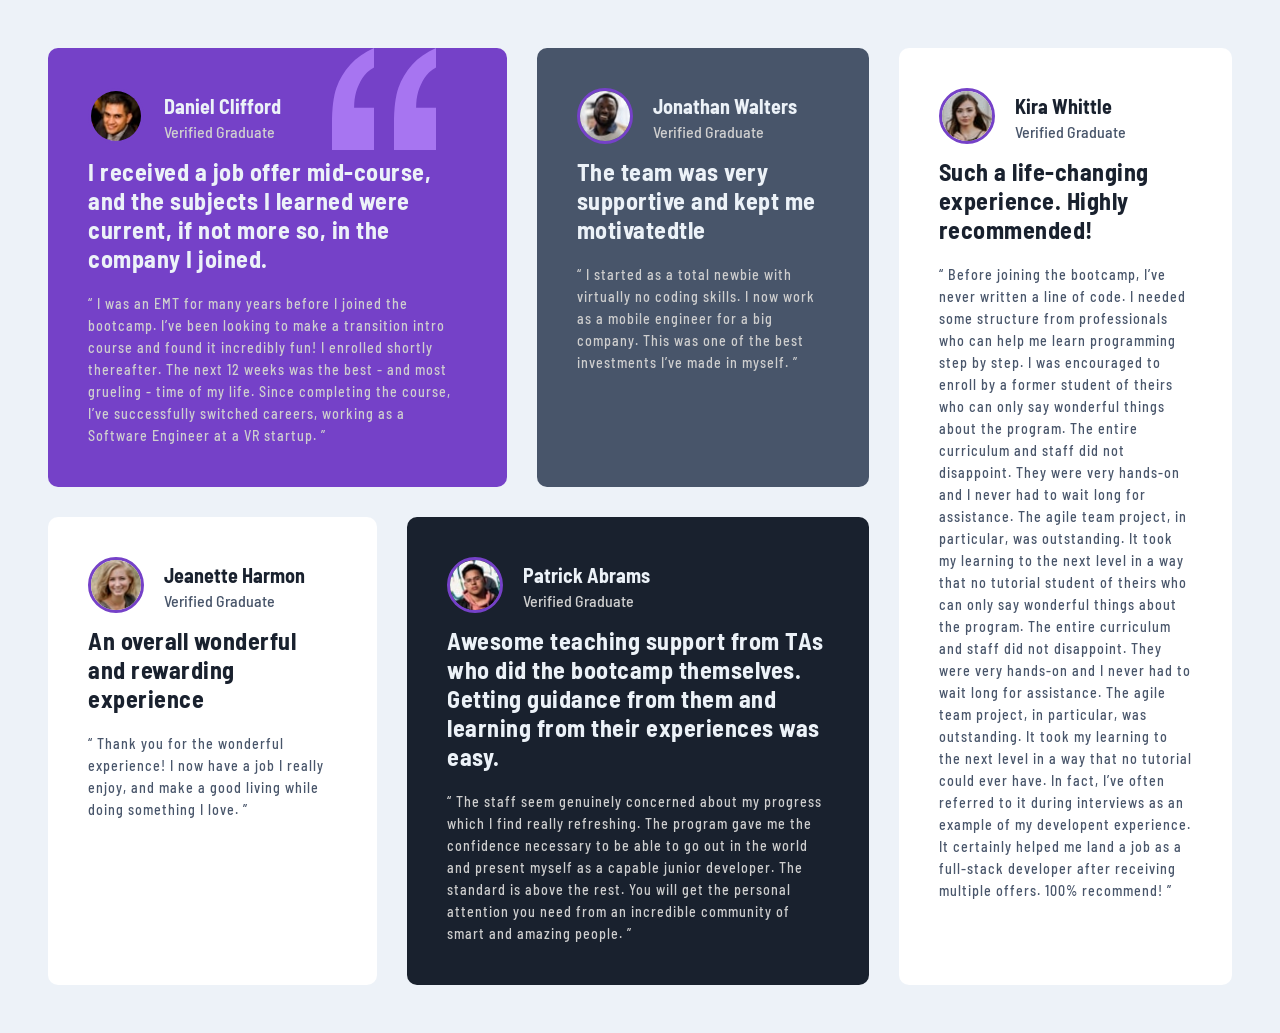
<file: index.html>
<!DOCTYPE html>
<html lang="en">

<head>
  <meta charset="UTF-8">
  <meta name="viewport" content="width=device-width, initial-scale=1.0">

  <link rel="icon" type="image/png" sizes="32x32" href="./images/favicon-32x32.png">
  <link rel="preconnect" href="https://fonts.gstatic.com">
  <link href="https://fonts.googleapis.com/css2?family=Barlow+Semi+Condensed:wght@500;600&display=swap"
    rel="stylesheet">
  <link rel="stylesheet" href="/style.css">

  <title>Frontend Mentor | [Grid]</title>

</head>

<body>
  <div class="container">
    <div class="grid">
      <div class="daniel b-r">
        <div class="inner-container">
          <div class="card-header">
            <div class="avatar">
              <img src="/images/image-daniel.jpg" alt="avatar" width="50" height="50">
            </div>
            <div class="person">
              <h4 class="person-name">Daniel Clifford</h4>
              <p class="person-degree">Verified Graduate</p>
            </div>
          </div>
          <div class="card-title">
            <h2 class="title">I received a job offer mid-course, and the subjects I learned were current, if not more
              so, in the company I joined.
          </div>
          <div class="card-desc">
            <p class="description">“ I was an EMT for many years before I joined the bootcamp. I’ve been looking to make
              a transition intro course and found it incredibly fun! I enrolled shortly thereafter.
              The next 12 weeks was the best - and most grueling - time of my life. Since completing
              the course, I’ve successfully switched careers, working as a Software Engineer at a VR startup. ”</p>
          </div>
        </div>
      </div>
      <div class="jonathan b-r">
        <div class="inner-container">
          <div class="card-header">
            <div class="avatar">
              <img src="/images/image-jonathan.jpg" alt="avatar" width="50" height="50">
            </div>
            <div class="person">
              <h4 class="person-name">Jonathan Walters</h4>
              <p class="person-degree">Verified Graduate</p>
            </div>
          </div>
          <div class="card-title">
            <h2 class="title">The team was very supportive and kept me motivatedtle</h2>
          </div>
          <div class="card-desc">
            <p class="description">“ I started as a total newbie with virtually no coding skills. I now work as a mobile
              engineer for a big company. This was one of the best investments I’ve made in myself. ”</p>
          </div>
        </div>
      </div>
      <div class="kira b-r">
        <div class="inner-container">
          <div class="card-header">
            <div class="avatar">
              <img src="/images/image-kira.jpg" alt="avatar" width="50" height="50">
            </div>
            <div class="person">
              <h4 class="person-name c-db">Kira Whittle</h4>
              <p class="person-degree c-dg">Verified Graduate</p>
            </div>
          </div>
          <div class="card-title">
            <h2 class="title c-db">Such a life-changing experience. Highly recommended!</h2>
          </div>
          <div class="card-desc">
            <p class="description c-dg"> “ Before joining the bootcamp, I’ve never written a line of code. I needed some
              structure from professionals who can help me learn programming step by step. I was encouraged to enroll by
              a former student of theirs who can only say wonderful things about the program. The entire curriculum and
              staff did not disappoint. They were very hands-on and I never had to wait long for assistance. The agile
              team project, in particular, was outstanding. It took my learning to the next level in a way that no
              tutorial student of theirs who can only say wonderful things about the program. The entire curriculum and
              staff did not disappoint. They were very hands-on and I never had to wait long for assistance. The agile
              team project, in particular, was outstanding. It took my learning to the next level in a way that no
              tutorial could ever have. In fact, I’ve often referred to it during interviews as an example of my
              developent experience. It certainly helped me land a job as a full-stack developer after receiving
              multiple offers. 100% recommend! ”</p>
          </div>
        </div>
      </div>
      <div class="jeanatte b-r">
        <div class="inner-container">
          <div class="card-header">
            <div class="avatar">
              <img src="/images/image-jeanette.jpg" alt="avatar" width="50" height="50">
            </div>
            <div class="person">
              <h4 class="person-name c-db">Jeanette Harmon</h4>
              <p class="person-degree c-dg">Verified Graduate</p>
            </div>
          </div>
          <div class="card-title">
            <h2 class="title c-db">An overall wonderful and rewarding experience</h2>
          </div>
          <div class="card-desc">
            <p class="description c-dg">“ Thank you for the wonderful experience! I now have a job I really enjoy, and
              make a good living while doing something I love. ”</p>
          </div>
        </div>
      </div>
      <div class="patrick b-r">
        <div class="inner-container">
          <div class="card-header">
            <div class="avatar">
              <img src="/images/image-patrick.jpg" alt="avatar" width="50" height="50">
            </div>
            <div class="person">
              <h4 class="person-name">Patrick Abrams</h4>
              <p class="person-degree">Verified Graduate</p>
            </div>
          </div>
          <div class="card-title">
            <h2 class="title">Awesome teaching support from TAs who did the bootcamp themselves. Getting guidance from
              them and learning from their experiences was easy.</h2>
          </div>
          <div class="card-desc">
            <p class="description">“ The staff seem genuinely concerned about my progress which I find really
              refreshing. The program gave me the confidence necessary to be able to go out in the world and present
              myself as a capable junior developer. The standard is above the rest. You will get the personal attention
              you need from an incredible community of smart and amazing people. ”</p>
          </div>
        </div>
      </div>
    </div>
  </div>
</body>

</html>
</file>
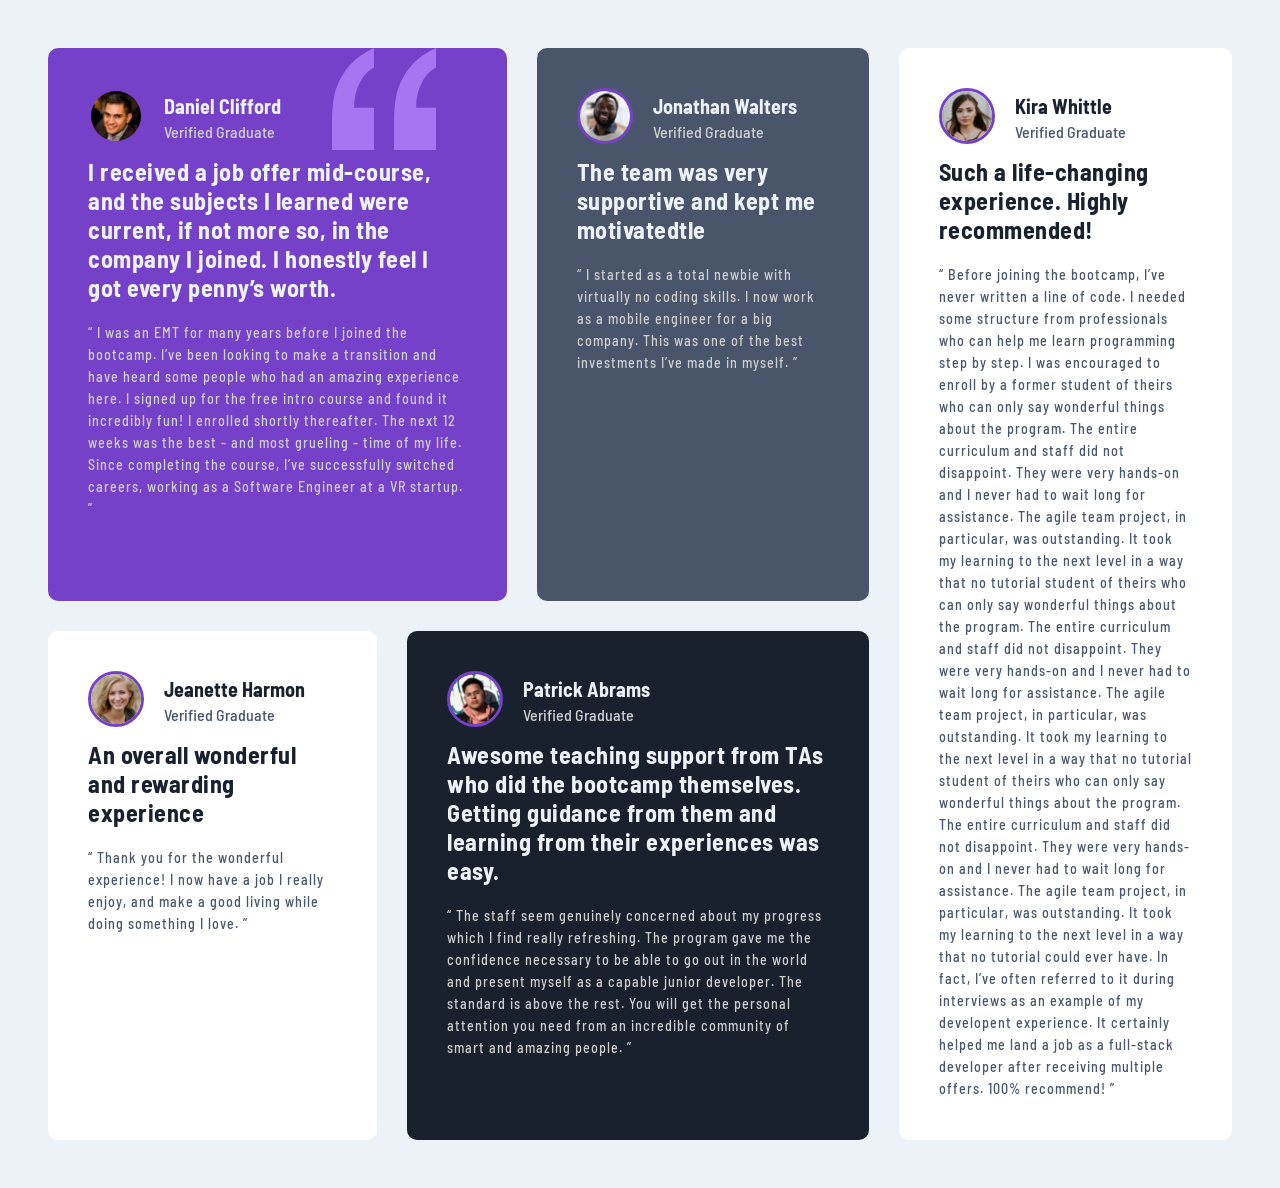
<file: testimonials-grid-section-main/index.html>
<!DOCTYPE html>
<html lang="en">

<head>
  <meta charset="UTF-8">
  <meta name="viewport" content="width=device-width, initial-scale=1.0">

  <link rel="icon" type="image/png" sizes="32x32" href="./images/favicon-32x32.png">
  <link rel="preconnect" href="https://fonts.gstatic.com">
  <link href="https://fonts.googleapis.com/css2?family=Barlow+Semi+Condensed:wght@500;600&display=swap"
    rel="stylesheet">
  <link rel="stylesheet" href="/style.css">

  <title>Frontend Mentor | [Grid]</title>

</head>

<body>
  <div class="container">
    <div class="grid">
      <div class="daniel b-r">
        <div class="inner-container">
          <div class="card-header">
            <div class="avatar">
              <img src="/images/image-daniel.jpg" alt="avatar" width="50" height="50">
            </div>
            <div class="person">
              <h4 class="person-name">Daniel Clifford</h4>
              <p class="person-degree">Verified Graduate</p>
            </div>
          </div>
          <div class="card-title">
            <h2 class="title">I received a job offer mid-course, and the subjects I learned were current, if not more
              so, in the company I joined. I honestly feel I got every penny’s worth.</h2>
          </div>
          <div class="card-desc">
            <p class="description">“ I was an EMT for many years before I joined the bootcamp. I’ve been looking to make
              a transition and have heard some people who had an amazing experience here. I signed up
              for the free intro course and found it incredibly fun! I enrolled shortly thereafter.
              The next 12 weeks was the best - and most grueling - time of my life. Since completing
              the course, I’ve successfully switched careers, working as a Software Engineer at a VR startup. ”</p>
          </div>
        </div>
      </div>
      <div class="jonathan b-r">
        <div class="inner-container">
          <div class="card-header">
            <div class="avatar">
              <img src="/images/image-jonathan.jpg" alt="avatar" width="50" height="50">
            </div>
            <div class="person">
              <h4 class="person-name">Jonathan Walters</h4>
              <p class="person-degree">Verified Graduate</p>
            </div>
          </div>
          <div class="card-title">
            <h2 class="title">The team was very supportive and kept me motivatedtle</h2>
          </div>
          <div class="card-desc">
            <p class="description">“ I started as a total newbie with virtually no coding skills. I now work as a mobile
              engineer for a big company. This was one of the best investments I’ve made in myself. ”</p>
          </div>
        </div>
      </div>
      <div class="kira b-r">
        <div class="inner-container">
          <div class="card-header">
            <div class="avatar">
              <img src="/images/image-kira.jpg" alt="avatar" width="50" height="50">
            </div>
            <div class="person">
              <h4 class="person-name c-db">Kira Whittle</h4>
              <p class="person-degree c-dg">Verified Graduate</p>
            </div>
          </div>
          <div class="card-title">
            <h2 class="title c-db">Such a life-changing experience. Highly recommended!</h2>
          </div>
          <div class="card-desc">
            <p class="description c-dg"> “ Before joining the bootcamp, I’ve never written a line of code. I needed some
              structure from professionals who can help me learn programming step by step. I was encouraged to enroll by
              a former student of theirs who can only say wonderful things about the program. The entire curriculum and
              staff did not disappoint. They were very hands-on and I never had to wait long for assistance. The agile
              team project, in particular, was outstanding. It took my learning to the next level in a way that no
              tutorial student of theirs who can only say wonderful things about the program. The entire curriculum and
              staff did not disappoint. They were very hands-on and I never had to wait long for assistance. The agile
              team project, in particular, was outstanding. It took my learning to the next level in a way that no
              tutorial student of theirs who can only say wonderful things about the program. The entire curriculum and
              staff did not disappoint. They were very hands-on and I never had to wait long for assistance. The agile
              team project, in particular, was outstanding. It took my learning to the next level in a way that no
              tutorial could ever have. In fact, I’ve often referred to it during interviews as an example of my
              developent experience. It certainly helped me land a job as a full-stack developer after receiving
              multiple offers. 100% recommend! ”</p>
          </div>
        </div>
      </div>
      <div class="jeanatte b-r">
        <div class="inner-container">
          <div class="card-header">
            <div class="avatar">
              <img src="/images/image-jeanette.jpg" alt="avatar" width="50" height="50">
            </div>
            <div class="person">
              <h4 class="person-name c-db">Jeanette Harmon</h4>
              <p class="person-degree c-dg">Verified Graduate</p>
            </div>
          </div>
          <div class="card-title">
            <h2 class="title c-db">An overall wonderful and rewarding experience</h2>
          </div>
          <div class="card-desc">
            <p class="description c-dg">“ Thank you for the wonderful experience! I now have a job I really enjoy, and
              make a good living while doing something I love. ”</p>
          </div>
        </div>
      </div>
      <div class="patrick b-r">
        <div class="inner-container">
          <div class="card-header">
            <div class="avatar">
              <img src="/images/image-patrick.jpg" alt="avatar" width="50" height="50">
            </div>
            <div class="person">
              <h4 class="person-name">Patrick Abrams</h4>
              <p class="person-degree">Verified Graduate</p>
            </div>
          </div>
          <div class="card-title">
            <h2 class="title">Awesome teaching support from TAs who did the bootcamp themselves. Getting guidance from
              them and learning from their experiences was easy.</h2>
          </div>
          <div class="card-desc">
            <p class="description">“ The staff seem genuinely concerned about my progress which I find really
              refreshing. The program gave me the confidence necessary to be able to go out in the world and present
              myself as a capable junior developer. The standard is above the rest. You will get the personal attention
              you need from an incredible community of smart and amazing people. ”</p>
          </div>
        </div>
      </div>
    </div>
  </div>
</body>

</html>
</file>
<file: style.css>
:root {
   --violet: hsl(263, 55%, 52%);
   --dark-grayish-blue: hsl(217, 19%, 35%);
   --dark-blackish-blue: hsl(219, 29%, 14%);
   --White: hsl(0, 0%, 100%);

   --light-gray: hsl(0, 0%, 81%);
   --light-grayish-blue: hsl(210, 46%, 95%);
}

body {
   box-sizing: border-box;
   font-family: 'Barlow Semi Condensed', sans-serif;
   font-size: 14px;
   font-weight: 600;
   background-color: #EDF2F8;
}

h2, h4 {
   margin: 0;
}

p {
   font-weight: 500;
   margin: 0;
}

.c-dg {
   color: var(--dark-grayish-blue)!important;
}

.c-db {
   color: var(--dark-blackish-blue)!important;
}

.container {
   padding: 40px;
   margin: 0 auto;
}

.inner-container {
   padding: 40px;
}

.b-r {
   border-radius: 10px;
}

.grid {
   display: grid;
   grid-template-areas: 'daniel daniel jonathan kira'
                        'jeanatte patrick patrick kira';
   gap: 30px;
}

.daniel {
   grid-area: daniel;
   background-color: var(--violet);
   background-image: url("/images/bg-pattern-quotation.svg");
   background-repeat: no-repeat;
   background-position: 80% 0;
}

.jonathan {
   grid-area: jonathan;
   background-color: var(--dark-grayish-blue);
}

.kira {
   grid-area: kira;
   background-color: var(--White);
}

.jeanatte {
   grid-area: jeanatte;
   background-color: var(--White);
}

.patrick {
   grid-area: patrick;
   background-color: var(--dark-blackish-blue);
}


.card-header {
   display: flex;
   align-items: center;
}

.avatar {
   margin-right: 20px;
}

.avatar img {
   border-radius: 50%;
   border: 3px solid var(--violet);
}

.person-name {
   font-size: 20px;
   margin-bottom: 4px;
   color: var(--light-grayish-blue);
}

.person-degree {
   font-size: 16px;
   color: var(--light-gray);
}

.card-title {
   margin-top: 10px;
   margin-bottom: 20px;
}

.title {
   font-size: 24px;
   letter-spacing: 0.5px;
   color: var(--light-grayish-blue);
   align-self: center;
}

.description {
   line-height: 22px;
   letter-spacing: 1px;
   color: var(--light-gray);
}

@media screen and (max-width: 1023px) {
   .container {
      padding: 10px;
   }

   .inner-container {
      padding: 20px;
   }
   .grid {
   grid-template-areas: 'daniel'  
                        'jonathan'                     
                        'kira'
                        'jeanatte'
                        'patrick';
   gap: 20px;
   }   

   .card-title {
      margin-bottom: 10px;
   }
}
</file>
